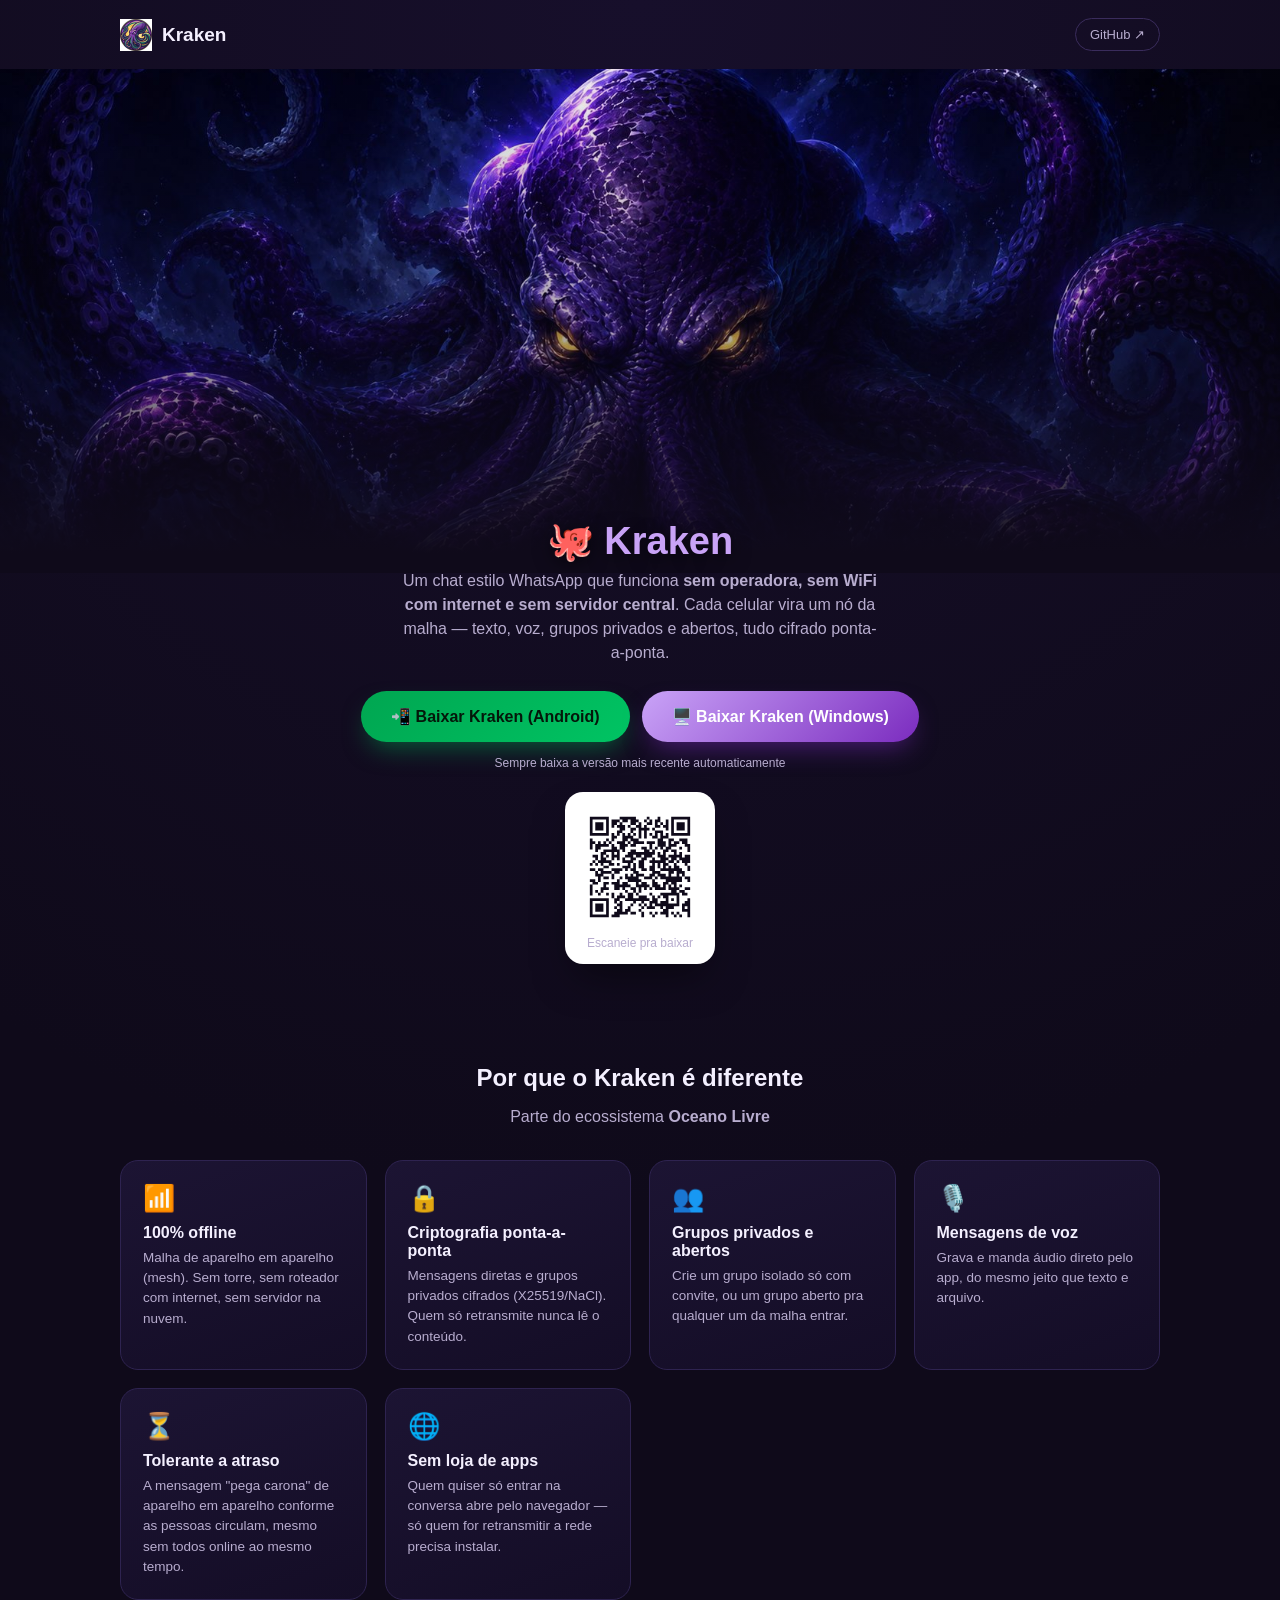
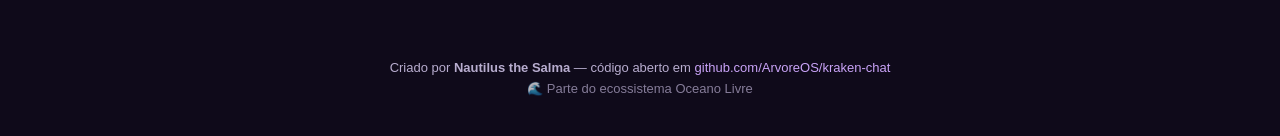
<file: docs/index.html>
<!doctype html>
<html lang="pt-BR">
<head>
<meta charset="utf-8">
<meta name="viewport" content="width=device-width, initial-scale=1">
<title>Kraken — Chat offline em malha</title>
<meta name="description" content="Kraken: chat 100% offline em malha (mesh) pra lugares sem internet. Texto, voz, grupos privados e abertos, criptografado ponta-a-ponta. Parte do ecossistema Oceano Livre.">

<meta property="og:type" content="website">
<meta property="og:title" content="🐙 Kraken — Chat offline em malha">
<meta property="og:description" content="Um WhatsApp que funciona sem operadora, sem WiFi com internet e sem servidor central. Texto, voz, grupos e criptografia ponta-a-ponta.">
<meta property="og:image" content="https://arvoreos.github.io/kraken-chat/kraken-og.jpg">
<meta property="og:url" content="https://arvoreos.github.io/kraken-chat/">
<meta name="twitter:card" content="summary_large_image">

<link rel="icon" href="favicon.png">
<style>
  :root{
    --verde:#00A651; --amarelo:#E6B800; --roxo:#7B2CBF;
    --roxo-escuro:#4a1a80; --bg:#0f0a1a; --bg2:#170f2b;
    --texto:#f4f0ff; --dim:#b8adcf;
  }
  *{box-sizing:border-box}
  body{
    margin:0; font-family:-apple-system,"Segoe UI",Roboto,sans-serif;
    background:radial-gradient(circle at 50% 0%,var(--bg2),var(--bg) 65%);
    color:var(--texto); overflow-x:hidden;
  }
  a{color:inherit}
  .wrap{max-width:1080px;margin:0 auto;padding:0 20px}

  nav.top{display:flex;align-items:center;justify-content:space-between;padding:18px 20px}
  nav.top .brand{display:flex;align-items:center;gap:10px;font-weight:800;font-size:19px}
  nav.top .brand img{width:32px;height:32px}
  nav.top a.gh{font-size:13px;color:var(--dim);text-decoration:none;border:1px solid #3a2c5c;padding:8px 14px;border-radius:999px}
  nav.top a.gh:hover{border-color:var(--roxo)}

  /* ---------- hero com foto de fundo ---------- */
  .hero{position:relative;text-align:center}
  .photo-hero{
    position:relative; width:100%; height:56vh; min-height:360px; max-height:580px;
    overflow:hidden;
  }
  .photo-hero img{
    width:100%; height:100%; object-fit:cover; object-position:center 38%;
    display:block; animation:breathe 10s ease-in-out infinite;
  }
  @keyframes breathe{
    0%,100%{transform:scale(1)}
    50%{transform:scale(1.04)}
  }
  .photo-hero .fade{
    position:absolute; inset:0;
    background:linear-gradient(180deg, rgba(15,10,26,.05) 0%, rgba(15,10,26,.35) 55%, var(--bg) 96%);
  }
  .hero-content{position:relative; margin-top:-54px; padding:0 20px}

  h1{font-size:38px;margin:0 0 6px; text-shadow:0 4px 18px rgba(0,0,0,.6)}
  h1 .roxo{color:#c9a3f7}
  .tagline{color:var(--dim);font-size:16px;max-width:480px;margin:0 auto 26px;line-height:1.5}

  .cta-row{display:flex;flex-direction:column;align-items:center;gap:14px;margin-bottom:10px}
  .cta-buttons{display:flex;flex-wrap:wrap;justify-content:center;gap:12px}
  a.btn-download{
    display:inline-flex;align-items:center;gap:10px;
    background:linear-gradient(135deg,var(--verde),#00c463);
    color:#04170a;font-weight:800;font-size:16px;
    padding:16px 30px;border-radius:999px;text-decoration:none;
    box-shadow:0 12px 26px -8px rgba(0,166,81,.55);
  }
  a.btn-download:hover{filter:brightness(1.06)}
  a.btn-download.pc{
    background:linear-gradient(135deg,#c9a3f7,var(--roxo));
    color:#fff;
    box-shadow:0 12px 26px -8px rgba(123,44,191,.55);
  }
  .apk-note{font-size:12px;color:var(--dim)}

  .qr-box{
    margin:22px auto 40px; background:#fff; padding:14px; border-radius:18px;
    width:150px; box-shadow:0 20px 40px -12px rgba(0,0,0,.5);
  }
  .qr-box svg{display:block;width:100%;height:auto}
  .qr-label{font-size:12px;color:var(--dim);margin-top:8px}

  /* ---------- features ---------- */
  .features{padding:40px 20px 10px}
  .features h2{text-align:center;font-size:24px;margin-bottom:6px}
  .features .sub{text-align:center;color:var(--dim);margin-bottom:34px}
  .grid{display:grid;grid-template-columns:repeat(auto-fit,minmax(220px,1fr));gap:18px}
  .card{
    background:linear-gradient(160deg,#1c1433,#140d26);
    border:1px solid #2e2350; border-radius:18px; padding:22px;
  }
  .card .ic{font-size:26px;margin-bottom:10px}
  .card h3{margin:0 0 6px;font-size:16px}
  .card p{margin:0;color:var(--dim);font-size:13.5px;line-height:1.5}

  footer{text-align:center;padding:50px 20px 40px;color:var(--dim);font-size:13px}
  footer a{color:#c9a3f7;text-decoration:none}
  footer .eco{margin-top:6px;opacity:.7}

  @media (max-width:480px){
    h1{font-size:30px}
    .photo-hero{height:44vh; min-height:280px}
  }
</style>
</head>
<body>

<nav class="top wrap">
  <div class="brand"><img src="favicon.png" alt=""> Kraken</div>
  <a class="gh" href="https://github.com/ArvoreOS/kraken-chat" target="_blank" rel="noopener">GitHub ↗</a>
</nav>

<section class="hero">
  <div class="photo-hero">
    <img src="kraken-hero.jpg" alt="Kraken - criatura das profundezas guardando a rede">
    <div class="fade"></div>
  </div>

  <div class="hero-content wrap">
    <h1>🐙 <span class="roxo">Kraken</span></h1>
    <p class="tagline">
      Um chat estilo WhatsApp que funciona <b>sem operadora, sem WiFi com
      internet e sem servidor central</b>. Cada celular vira um nó da malha —
      texto, voz, grupos privados e abertos, tudo cifrado ponta-a-ponta.
    </p>

    <div class="cta-row">
      <div class="cta-buttons">
        <a class="btn-download" href="https://github.com/ArvoreOS/kraken-chat/releases/latest/download/app-debug.apk">
          📲 Baixar Kraken (Android)
        </a>
        <a class="btn-download pc" href="https://github.com/ArvoreOS/kraken-chat/releases/latest/download/Kraken.exe">
          🖥️ Baixar Kraken (Windows)
        </a>
      </div>
      <span class="apk-note">Sempre baixa a versão mais recente automaticamente</span>
    </div>

    <div class="qr-box">
      <svg viewBox="0 0 45 45" xmlns="http://www.w3.org/2000/svg"><path d="M4,4H5V5H4zM5,4H6V5H5zM6,4H7V5H6zM7,4H8V5H7zM8,4H9V5H8zM9,4H10V5H9zM10,4H11V5H10zM15,4H16V5H15zM16,4H17V5H16zM17,4H18V5H17zM18,4H19V5H18zM19,4H20V5H19zM20,4H21V5H20zM25,4H26V5H25zM29,4H30V5H29zM34,4H35V5H34zM35,4H36V5H35zM36,4H37V5H36zM37,4H38V5H37zM38,4H39V5H38zM39,4H40V5H39zM40,4H41V5H40zM4,5H5V6H4zM10,5H11V6H10zM12,5H13V6H12zM13,5H14V6H13zM14,5H15V6H14zM16,5H17V6H16zM17,5H18V6H17zM19,5H20V6H19zM20,5H21V6H20zM21,5H22V6H21zM24,5H25V6H24zM26,5H27V6H26zM28,5H29V6H28zM29,5H30V6H29zM32,5H33V6H32zM34,5H35V6H34zM40,5H41V6H40zM4,6H5V7H4zM6,6H7V7H6zM7,6H8V7H7zM8,6H9V7H8zM10,6H11V7H10zM12,6H13V7H12zM13,6H14V7H13zM15,6H16V7H15zM19,6H20V7H19zM20,6H21V7H20zM22,6H23V7H22zM25,6H26V7H25zM26,6H27V7H26zM28,6H29V7H28zM30,6H31V7H30zM32,6H33V7H32zM34,6H35V7H34zM36,6H37V7H36zM37,6H38V7H37zM38,6H39V7H38zM40,6H41V7H40zM4,7H5V8H4zM6,7H7V8H6zM7,7H8V8H7zM8,7H9V8H8zM10,7H11V8H10zM12,7H13V8H12zM14,7H15V8H14zM15,7H16V8H15zM16,7H17V8H16zM18,7H19V8H18zM21,7H22V8H21zM22,7H23V8H22zM24,7H25V8H24zM28,7H29V8H28zM29,7H30V8H29zM31,7H32V8H31zM32,7H33V8H32zM34,7H35V8H34zM36,7H37V8H36zM37,7H38V8H37zM38,7H39V8H38zM40,7H41V8H40zM4,8H5V9H4zM6,8H7V9H6zM7,8H8V9H7zM8,8H9V9H8zM10,8H11V9H10zM15,8H16V9H15zM16,8H17V9H16zM19,8H20V9H19zM20,8H21V9H20zM22,8H23V9H22zM23,8H24V9H23zM24,8H25V9H24zM25,8H26V9H25zM27,8H28V9H27zM32,8H33V9H32zM34,8H35V9H34zM36,8H37V9H36zM37,8H38V9H37zM38,8H39V9H38zM40,8H41V9H40zM4,9H5V10H4zM10,9H11V10H10zM14,9H15V10H14zM15,9H16V10H15zM19,9H20V10H19zM22,9H23V10H22zM24,9H25V10H24zM28,9H29V10H28zM29,9H30V10H29zM30,9H31V10H30zM34,9H35V10H34zM40,9H41V10H40zM4,10H5V11H4zM5,10H6V11H5zM6,10H7V11H6zM7,10H8V11H7zM8,10H9V11H8zM9,10H10V11H9zM10,10H11V11H10zM12,10H13V11H12zM14,10H15V11H14zM16,10H17V11H16zM18,10H19V11H18zM20,10H21V11H20zM22,10H23V11H22zM24,10H25V11H24zM26,10H27V11H26zM28,10H29V11H28zM30,10H31V11H30zM32,10H33V11H32zM34,10H35V11H34zM35,10H36V11H35zM36,10H37V11H36zM37,10H38V11H37zM38,10H39V11H38zM39,10H40V11H39zM40,10H41V11H40zM12,11H13V12H12zM13,11H14V12H13zM16,11H17V12H16zM17,11H18V12H17zM18,11H19V12H18zM19,11H20V12H19zM22,11H23V12H22zM24,11H25V12H24zM27,11H28V12H27zM28,11H29V12H28zM30,11H31V12H30zM31,11H32V12H31zM32,11H33V12H32zM4,12H5V13H4zM10,12H11V13H10zM12,12H13V13H12zM16,12H17V13H16zM17,12H18V13H17zM19,12H20V13H19zM20,12H21V13H20zM21,12H22V13H21zM29,12H30V13H29zM30,12H31V13H30zM33,12H34V13H33zM34,12H35V13H34zM37,12H38V13H37zM38,12H39V13H38zM39,12H40V13H39zM4,13H5V14H4zM5,13H6V14H5zM7,13H8V14H7zM9,13H10V14H9zM11,13H12V14H11zM14,13H15V14H14zM15,13H16V14H15zM16,13H17V14H16zM18,13H19V14H18zM20,13H21V14H20zM21,13H22V14H21zM22,13H23V14H22zM23,13H24V14H23zM25,13H26V14H25zM26,13H27V14H26zM27,13H28V14H27zM29,13H30V14H29zM30,13H31V14H30zM31,13H32V14H31zM33,13H34V14H33zM35,13H36V14H35zM36,13H37V14H36zM38,13H39V14H38zM39,13H40V14H39zM4,14H5V15H4zM6,14H7V15H6zM7,14H8V15H7zM8,14H9V15H8zM9,14H10V15H9zM10,14H11V15H10zM12,14H13V15H12zM15,14H16V15H15zM16,14H17V15H16zM17,14H18V15H17zM19,14H20V15H19zM20,14H21V15H20zM26,14H27V15H26zM29,14H30V15H29zM30,14H31V15H30zM31,14H32V15H31zM33,14H34V15H33zM34,14H35V15H34zM35,14H36V15H35zM39,14H40V15H39zM40,14H41V15H40zM4,15H5V16H4zM6,15H7V16H6zM7,15H8V16H7zM12,15H13V16H12zM13,15H14V16H13zM15,15H16V16H15zM16,15H17V16H16zM23,15H24V16H23zM24,15H25V16H24zM26,15H27V16H26zM28,15H29V16H28zM30,15H31V16H30zM32,15H33V16H32zM33,15H34V16H33zM37,15H38V16H37zM40,15H41V16H40zM6,16H7V17H6zM9,16H10V17H9zM10,16H11V17H10zM11,16H12V17H11zM12,16H13V17H12zM13,16H14V17H13zM14,16H15V17H14zM16,16H17V17H16zM19,16H20V17H19zM20,16H21V17H20zM24,16H25V17H24zM25,16H26V17H25zM27,16H28V17H27zM31,16H32V17H31zM32,16H33V17H32zM34,16H35V17H34zM35,16H36V17H35zM40,16H41V17H40zM8,17H9V18H8zM9,17H10V18H9zM12,17H13V18H12zM14,17H15V18H14zM18,17H19V18H18zM19,17H20V18H19zM20,17H21V18H20zM21,17H22V18H21zM22,17H23V18H22zM23,17H24V18H23zM24,17H25V18H24zM25,17H26V18H25zM26,17H27V18H26zM27,17H28V18H27zM29,17H30V18H29zM31,17H32V18H31zM35,17H36V18H35zM37,17H38V18H37zM5,18H6V19H5zM6,18H7V19H6zM8,18H9V19H8zM10,18H11V19H10zM12,18H13V19H12zM13,18H14V19H13zM14,18H15V19H14zM17,18H18V19H17zM18,18H19V19H18zM19,18H20V19H19zM21,18H22V19H21zM22,18H23V19H22zM24,18H25V19H24zM25,18H26V19H25zM26,18H27V19H26zM29,18H30V19H29zM30,18H31V19H30zM31,18H32V19H31zM33,18H34V19H33zM34,18H35V19H34zM35,18H36V19H35zM36,18H37V19H36zM37,18H38V19H37zM39,18H40V19H39zM40,18H41V19H40zM6,19H7V20H6zM8,19H9V20H8zM9,19H10V20H9zM12,19H13V20H12zM14,19H15V20H14zM16,19H17V20H16zM19,19H20V20H19zM20,19H21V20H20zM23,19H24V20H23zM24,19H25V20H24zM27,19H28V20H27zM30,19H31V20H30zM31,19H32V20H31zM32,19H33V20H32zM34,19H35V20H34zM35,19H36V20H35zM37,19H38V20H37zM38,19H39V20H38zM39,19H40V20H39zM40,19H41V20H40zM5,20H6V21H5zM7,20H8V21H7zM8,20H9V21H8zM9,20H10V21H9zM10,20H11V21H10zM11,20H12V21H11zM16,20H17V21H16zM17,20H18V21H17zM18,20H19V21H18zM19,20H20V21H19zM22,20H23V21H22zM23,20H24V21H23zM26,20H27V21H26zM27,20H28V21H27zM28,20H29V21H28zM29,20H30V21H29zM30,20H31V21H30zM31,20H32V21H31zM33,20H34V21H33zM34,20H35V21H34zM36,20H37V21H36zM38,20H39V21H38zM39,20H40V21H39zM40,20H41V21H40zM4,21H5V22H4zM6,21H7V22H6zM8,21H9V22H8zM11,21H12V22H11zM12,21H13V22H12zM14,21H15V22H14zM18,21H19V22H18zM20,21H21V22H20zM22,21H23V22H22zM23,21H24V22H23zM27,21H28V22H27zM29,21H30V22H29zM31,21H32V22H31zM32,21H33V22H32zM35,21H36V22H35zM39,21H40V22H39zM9,22H10V23H9zM10,22H11V23H10zM16,22H17V23H16zM17,22H18V23H17zM18,22H19V23H18zM20,22H21V23H20zM22,22H23V23H22zM23,22H24V23H23zM26,22H27V23H26zM27,22H28V23H27zM29,22H30V23H29zM31,22H32V23H31zM33,22H34V23H33zM35,22H36V23H35zM36,22H37V23H36zM40,22H41V23H40zM4,23H5V24H4zM5,23H6V24H5zM7,23H8V24H7zM8,23H9V24H8zM12,23H13V24H12zM13,23H14V24H13zM14,23H15V24H14zM15,23H16V24H15zM17,23H18V24H17zM19,23H20V24H19zM20,23H21V24H20zM23,23H24V24H23zM24,23H25V24H24zM26,23H27V24H26zM27,23H28V24H27zM30,23H31V24H30zM31,23H32V24H31zM32,23H33V24H32zM33,23H34V24H33zM34,23H35V24H34zM35,23H36V24H35zM36,23H37V24H36zM37,23H38V24H37zM40,23H41V24H40zM6,24H7V25H6zM8,24H9V25H8zM9,24H10V25H9zM10,24H11V25H10zM11,24H12V25H11zM13,24H14V25H13zM14,24H15V25H14zM20,24H21V25H20zM21,24H22V25H21zM27,24H28V25H27zM28,24H29V25H28zM29,24H30V25H29zM33,24H34V25H33zM34,24H35V25H34zM36,24H37V25H36zM37,24H38V25H37zM38,24H39V25H38zM6,25H7V26H6zM7,25H8V26H7zM8,25H9V26H8zM12,25H13V26H12zM17,25H18V26H17zM19,25H20V26H19zM21,25H22V26H21zM22,25H23V26H22zM23,25H24V26H23zM26,25H27V26H26zM27,25H28V26H27zM29,25H30V26H29zM30,25H31V26H30zM31,25H32V26H31zM33,25H34V26H33zM36,25H37V26H36zM38,25H39V26H38zM7,26H8V27H7zM9,26H10V27H9zM10,26H11V27H10zM12,26H13V27H12zM15,26H16V27H15zM17,26H18V27H17zM18,26H19V27H18zM19,26H20V27H19zM20,26H21V27H20zM21,26H22V27H21zM24,26H25V27H24zM25,26H26V27H25zM26,26H27V27H26zM28,26H29V27H28zM30,26H31V27H30zM31,26H32V27H31zM32,26H33V27H32zM33,26H34V27H33zM34,26H35V27H34zM35,26H36V27H35zM36,26H37V27H36zM37,26H38V27H37zM39,26H40V27H39zM40,26H41V27H40zM4,27H5V28H4zM5,27H6V28H5zM7,27H8V28H7zM14,27H15V28H14zM18,27H19V28H18zM19,27H20V28H19zM20,27H21V28H20zM21,27H22V28H21zM22,27H23V28H22zM27,27H28V28H27zM32,27H33V28H32zM33,27H34V28H33zM34,27H35V28H34zM35,27H36V28H35zM36,27H37V28H36zM37,27H38V28H37zM40,27H41V28H40zM5,28H6V29H5zM6,28H7V29H6zM9,28H10V29H9zM10,28H11V29H10zM12,28H13V29H12zM13,28H14V29H13zM14,28H15V29H14zM16,28H17V29H16zM17,28H18V29H17zM21,28H22V29H21zM23,28H24V29H23zM24,28H25V29H24zM27,28H28V29H27zM28,28H29V29H28zM31,28H32V29H31zM32,28H33V29H32zM34,28H35V29H34zM35,28H36V29H35zM4,29H5V30H4zM9,29H10V30H9zM13,29H14V30H13zM14,29H15V30H14zM15,29H16V30H15zM16,29H17V30H16zM17,29H18V30H17zM18,29H19V30H18zM21,29H22V30H21zM22,29H23V30H22zM23,29H24V30H23zM24,29H25V30H24zM25,29H26V30H25zM27,29H28V30H27zM28,29H29V30H28zM29,29H30V30H29zM31,29H32V30H31zM33,29H34V30H33zM35,29H36V30H35zM37,29H38V30H37zM4,30H5V31H4zM8,30H9V31H8zM9,30H10V31H9zM10,30H11V31H10zM13,30H14V31H13zM14,30H15V31H14zM16,30H17V31H16zM19,30H20V31H19zM20,30H21V31H20zM22,30H23V31H22zM24,30H25V31H24zM26,30H27V31H26zM28,30H29V31H28zM29,30H30V31H29zM30,30H31V31H30zM31,30H32V31H31zM33,30H34V31H33zM34,30H35V31H34zM35,30H36V31H35zM36,30H37V31H36zM39,30H40V31H39zM40,30H41V31H40zM4,31H5V32H4zM6,31H7V32H6zM8,31H9V32H8zM17,31H18V32H17zM20,31H21V32H20zM22,31H23V32H22zM34,31H35V32H34zM35,31H36V32H35zM37,31H38V32H37zM38,31H39V32H38zM4,32H5V33H4zM7,32H8V33H7zM10,32H11V33H10zM12,32H13V33H12zM15,32H16V33H15zM18,32H19V33H18zM19,32H20V33H19zM21,32H22V33H21zM26,32H27V33H26zM30,32H31V33H30zM31,32H32V33H31zM32,32H33V33H32zM33,32H34V33H33zM34,32H35V33H34zM35,32H36V33H35zM36,32H37V33H36zM38,32H39V33H38zM39,32H40V33H39zM12,33H13V34H12zM14,33H15V34H14zM15,33H16V34H15zM16,33H17V34H16zM18,33H19V34H18zM19,33H20V34H19zM22,33H23V34H22zM23,33H24V34H23zM24,33H25V34H24zM27,33H28V34H27zM29,33H30V34H29zM31,33H32V34H31zM32,33H33V34H32zM36,33H37V34H36zM4,34H5V35H4zM5,34H6V35H5zM6,34H7V35H6zM7,34H8V35H7zM8,34H9V35H8zM9,34H10V35H9zM10,34H11V35H10zM13,34H14V35H13zM14,34H15V35H14zM17,34H18V35H17zM18,34H19V35H18zM19,34H20V35H19zM20,34H21V35H20zM21,34H22V35H21zM22,34H23V35H22zM23,34H24V35H23zM24,34H25V35H24zM25,34H26V35H25zM27,34H28V35H27zM28,34H29V35H28zM32,34H33V35H32zM34,34H35V35H34zM36,34H37V35H36zM40,34H41V35H40zM4,35H5V36H4zM10,35H11V36H10zM13,35H14V36H13zM15,35H16V36H15zM20,35H21V36H20zM23,35H24V36H23zM26,35H27V36H26zM27,35H28V36H27zM28,35H29V36H28zM30,35H31V36H30zM31,35H32V36H31zM32,35H33V36H32zM36,35H37V36H36zM39,35H40V36H39zM40,35H41V36H40zM4,36H5V37H4zM6,36H7V37H6zM7,36H8V37H7zM8,36H9V37H8zM10,36H11V37H10zM14,36H15V37H14zM15,36H16V37H15zM19,36H20V37H19zM22,36H23V37H22zM24,36H25V37H24zM26,36H27V37H26zM28,36H29V37H28zM29,36H30V37H29zM30,36H31V37H30zM31,36H32V37H31zM32,36H33V37H32zM33,36H34V37H33zM34,36H35V37H34zM35,36H36V37H35zM36,36H37V37H36zM38,36H39V37H38zM39,36H40V37H39zM40,36H41V37H40zM4,37H5V38H4zM6,37H7V38H6zM7,37H8V38H7zM8,37H9V38H8zM10,37H11V38H10zM13,37H14V38H13zM15,37H16V38H15zM18,37H19V38H18zM23,37H24V38H23zM25,37H26V38H25zM26,37H27V38H26zM27,37H28V38H27zM30,37H31V38H30zM32,37H33V38H32zM33,37H34V38H33zM34,37H35V38H34zM38,37H39V38H38zM40,37H41V38H40zM4,38H5V39H4zM6,38H7V39H6zM7,38H8V39H7zM8,38H9V39H8zM10,38H11V39H10zM14,38H15V39H14zM15,38H16V39H15zM17,38H18V39H17zM18,38H19V39H18zM22,38H23V39H22zM31,38H32V39H31zM32,38H33V39H32zM38,38H39V39H38zM39,38H40V39H39zM40,38H41V39H40zM4,39H5V40H4zM10,39H11V40H10zM13,39H14V40H13zM14,39H15V40H14zM15,39H16V40H15zM16,39H17V40H16zM17,39H18V40H17zM19,39H20V40H19zM20,39H21V40H20zM23,39H24V40H23zM26,39H27V40H26zM28,39H29V40H28zM30,39H31V40H30zM31,39H32V40H31zM32,39H33V40H32zM34,39H35V40H34zM36,39H37V40H36zM40,39H41V40H40zM4,40H5V41H4zM5,40H6V41H5zM6,40H7V41H6zM7,40H8V41H7zM8,40H9V41H8zM9,40H10V41H9zM10,40H11V41H10zM12,40H13V41H12zM13,40H14V41H13zM14,40H15V41H14zM23,40H24V41H23zM27,40H28V41H27zM32,40H33V41H32zM35,40H36V41H35zM37,40H38V41H37zM40,40H41V41H40z" fill="#0f0a1a"/></svg>
    <div class="qr-label">Escaneie pra baixar</div>
    </div>
  </div>
</section>

<section class="features wrap">
  <h2>Por que o Kraken é diferente</h2>
  <p class="sub">Parte do ecossistema <b>Oceano Livre</b></p>
  <div class="grid">
    <div class="card">
      <div class="ic">📶</div>
      <h3>100% offline</h3>
      <p>Malha de aparelho em aparelho (mesh). Sem torre, sem roteador com internet, sem servidor na nuvem.</p>
    </div>
    <div class="card">
      <div class="ic">🔒</div>
      <h3>Criptografia ponta-a-ponta</h3>
      <p>Mensagens diretas e grupos privados cifrados (X25519/NaCl). Quem só retransmite nunca lê o conteúdo.</p>
    </div>
    <div class="card">
      <div class="ic">👥</div>
      <h3>Grupos privados e abertos</h3>
      <p>Crie um grupo isolado só com convite, ou um grupo aberto pra qualquer um da malha entrar.</p>
    </div>
    <div class="card">
      <div class="ic">🎙️</div>
      <h3>Mensagens de voz</h3>
      <p>Grava e manda áudio direto pelo app, do mesmo jeito que texto e arquivo.</p>
    </div>
    <div class="card">
      <div class="ic">⏳</div>
      <h3>Tolerante a atraso</h3>
      <p>A mensagem "pega carona" de aparelho em aparelho conforme as pessoas circulam, mesmo sem todos online ao mesmo tempo.</p>
    </div>
    <div class="card">
      <div class="ic">🌐</div>
      <h3>Sem loja de apps</h3>
      <p>Quem quiser só entrar na conversa abre pelo navegador — só quem for retransmitir a rede precisa instalar.</p>
    </div>
  </div>
</section>

<footer>
  Criado por <b>Nautilus the Salma</b> — código aberto em
  <a href="https://github.com/ArvoreOS/kraken-chat" target="_blank" rel="noopener">github.com/ArvoreOS/kraken-chat</a>
  <div class="eco">🌊 Parte do ecossistema Oceano Livre</div>
</footer>

</body>
</html>
</file>
